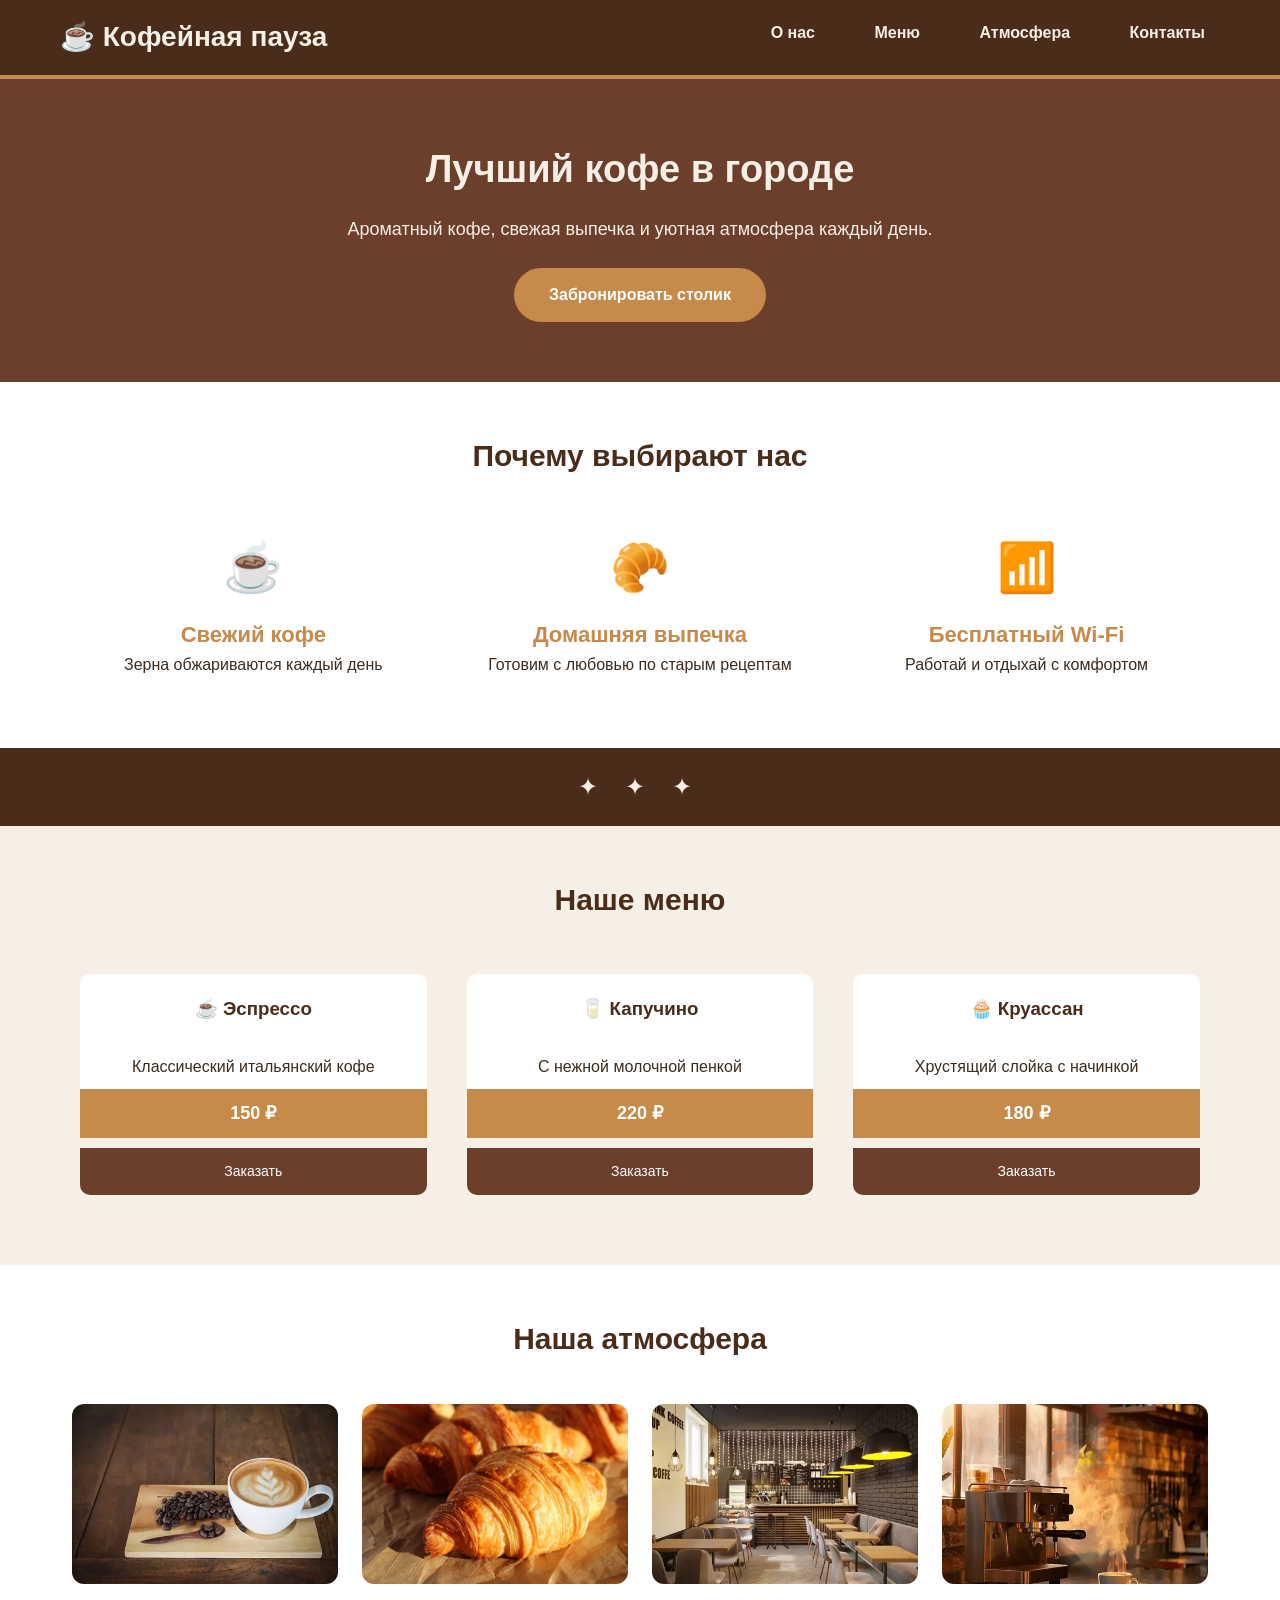
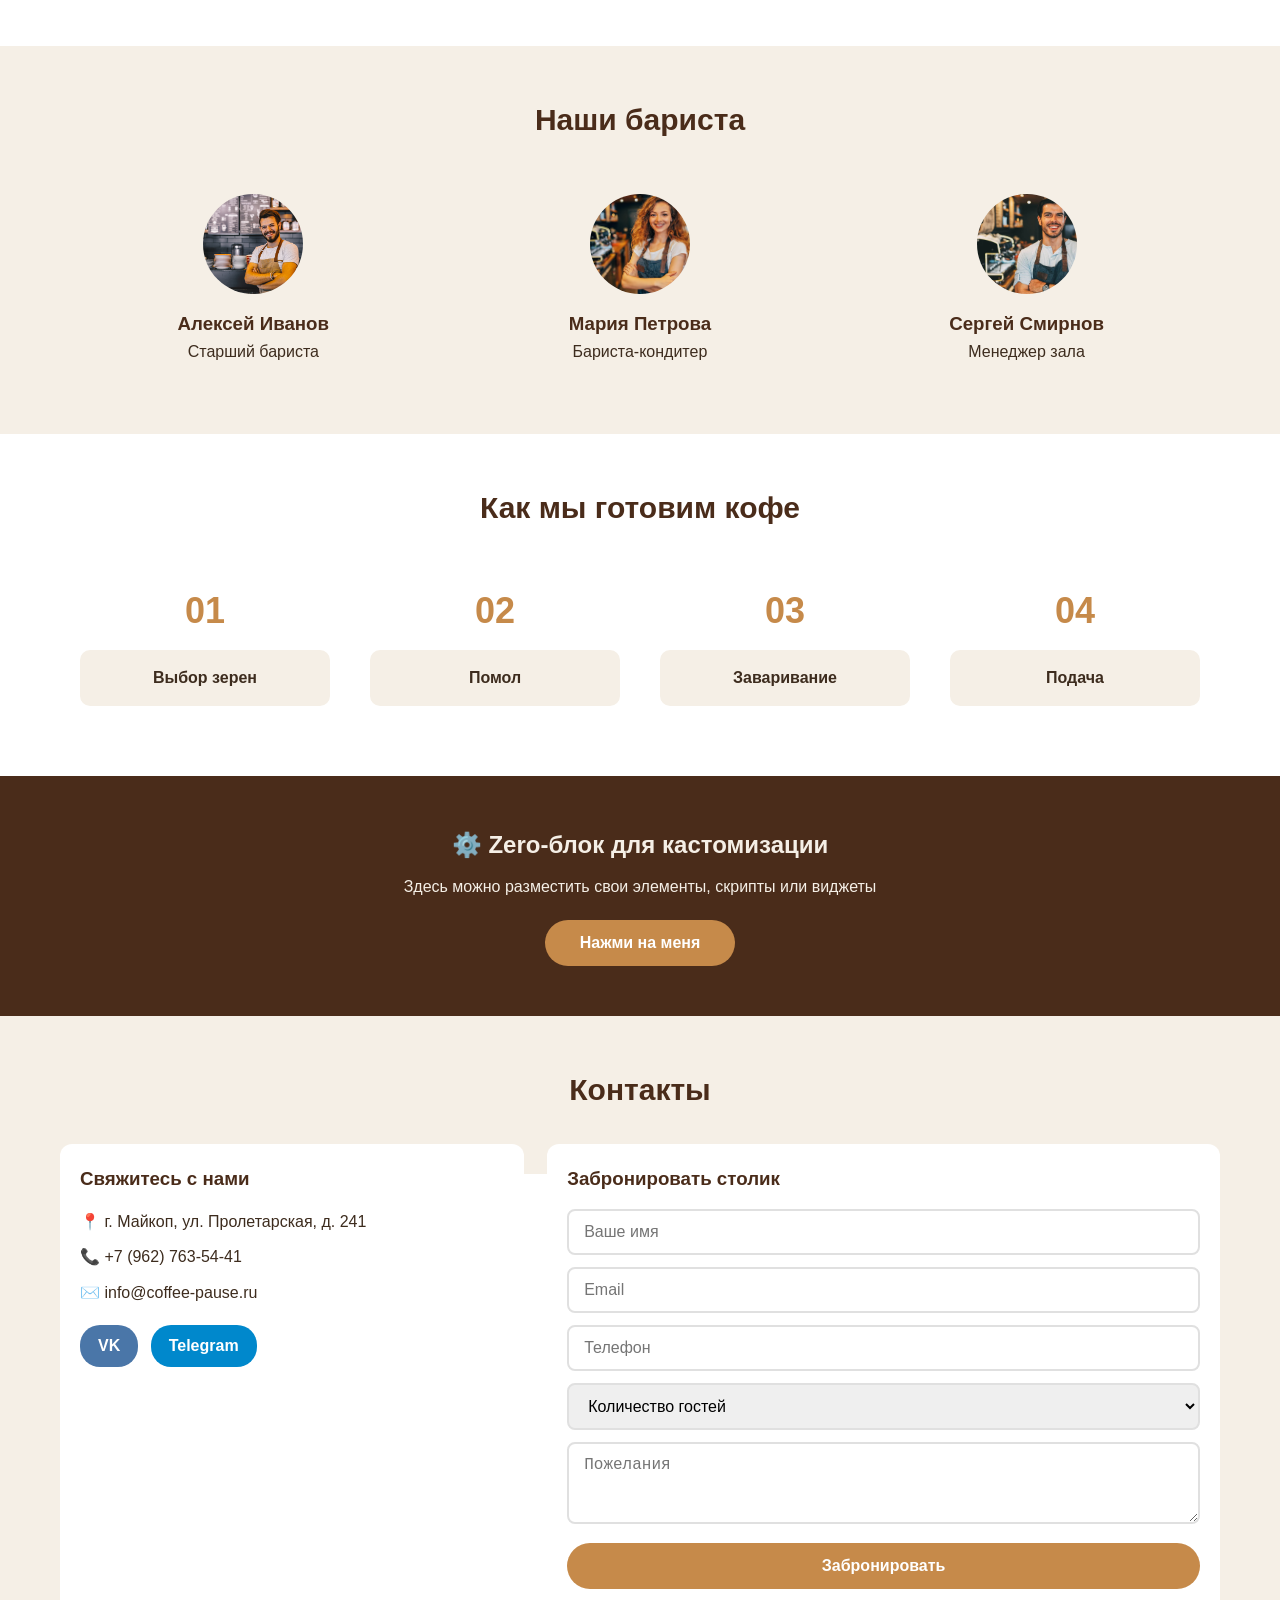
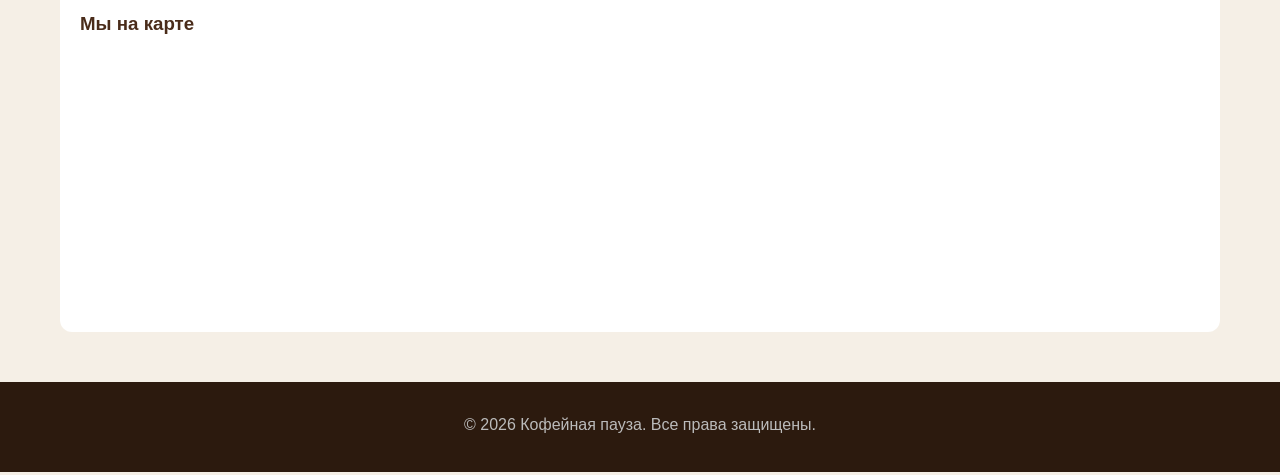
<file: index.html>
<!DOCTYPE html>
<html lang="ru">
<head>
    <meta charset="UTF-8">
    <meta name="viewport" content="width=device-width, initial-scale=1.0">
    <title>Кофейная пауза</title>
    <style>
        * {
            margin: 0;
            padding: 0;
            box-sizing: border-box;
        }

        body {
            background: #f5efe6;
            color: #3d2c1e;
            font-family: Arial, Times New Roman;
            font-size: 16px;
            line-height: 1.6;
        }

        .container {
            max-width: 1200px;
            margin: 0 auto;
            padding: 0 20px;
        }

        header {
            background: #4a2c1a;
            padding: 15px 0;
            border-bottom: 4px solid #c68a4a;
            overflow: hidden;
        }

        .logo {
            float: left;
        }

        .logo h1 {
            color: #f5efe6;
            font-size: 28px;
        }

        nav {
            float: right;
            margin-top: 5px;
        }

        nav ul {
            list-style: none;
        }

        nav ul li {
            display: inline;
            margin-left: 25px;
        }

        nav a {
            color: #f5efe6;
            text-decoration: none;
            font-weight: bold;
            padding: 8px 15px;
            border-radius: 20px;
        }

        nav a:hover {
            background: #c68a4a;
            color: #fff;
        }

        .hero {
            background: #6b3f2b;
            color: #f5efe6;
            padding: 60px 0;
            text-align: center;
        }

        .hero h2 {
            font-size: 38px;
            margin-bottom: 15px;
        }

        .hero p {
            font-size: 18px;
            margin-bottom: 25px;
        }

        .btn {
            display: inline-block;
            background: #c68a4a;
            color: #fff;
            padding: 14px 35px;
            border-radius: 30px;
            text-decoration: none;
            font-weight: bold;
            border: none;
            cursor: pointer;
            font-size: 16px;
        }

        .btn-small {
            display: inline-block;
            background: #6b3f2b;
            color: #fff;
            padding: 8px 20px;
            border-radius: 20px;
            text-decoration: none;
            font-size: 14px;
        }

        .advantages {
            background: #ffffff;
            padding: 50px 0;
            text-align: center;
        }

        .advantages h2 {
            font-size: 30px;
            margin-bottom: 30px;
            color: #4a2c1a;
        }

        .advantage-block {
            overflow: hidden;
        }

        .advantage-item {
            float: left;
            width: 33.33%;
            padding: 20px;
        }

        .icon {
            font-size: 48px;
            display: block;
            margin-bottom: 10px;
        }

        .advantage-item h3 {
            color: #c68a4a;
            font-size: 22px;
        }

        .divider {
            background: #4a2c1a;
            padding: 20px 0;
            text-align: center;
            color: #f5efe6;
            font-size: 24px;
            letter-spacing: 10px;
        }

        .services {
            background: #f5efe6;
            padding: 50px 0;
            text-align: center;
        }

        .services h2 {
            font-size: 30px;
            margin-bottom: 30px;
            color: #4a2c1a;
        }

        .services-block {
            overflow: hidden;
        }

        .service-item {
            float: left;
            width: 33.33%;
            padding: 20px;
        }

        .service-item h3 {
            background: #fff;
            padding: 20px;
            border-radius: 10px 10px 0 0;
            color: #4a2c1a;
        }

        .service-item p {
            background: #fff;
            padding: 10px;
        }

        .price {
            display: block;
            background: #c68a4a;
            color: #fff;
            padding: 10px;
            font-weight: bold;
            font-size: 18px;
        }

        .service-item .btn-small {
            margin-top: 10px;
            border-radius: 0 0 10px 10px;
            width: 100%;
            padding: 12px;
            box-sizing: border-box;
        }

        .gallery {
            background: #ffffff;
            padding: 50px 0;
            text-align: center;
        }

        .gallery h2 {
            font-size: 30px;
            margin-bottom: 30px;
            color: #4a2c1a;
        }

        .gallery-block {
            overflow: hidden;
        }

        .gallery-item {
            float: left;
            width: 23%;
            height: 180px;
            margin: 1%;
            border-radius: 12px;
            overflow: hidden;
        }

        .gallery-img {
            width: 100%;
            height: 100%;
            object-fit: cover;
            display: block;
        }

        .team {
            background: #f5efe6;
            padding: 50px 0;
            text-align: center;
        }

        .team h2 {
            font-size: 30px;
            margin-bottom: 30px;
            color: #4a2c1a;
        }

        .team-block {
            overflow: hidden;
        }

        .team-member {
            float: left;
            width: 33.33%;
            padding: 20px;
        }

        .avatar {
            width: 100px;
            height: 100px;
            border-radius: 50%;
            object-fit: cover;
            display: block;
            margin: 0 auto 15px;
        }

        .team-member h3 {
            color: #4a2c1a;
        }

        .steps {
            background: #ffffff;
            padding: 50px 0;
            text-align: center;
        }

        .steps h2 {
            font-size: 30px;
            margin-bottom: 30px;
            color: #4a2c1a;
        }

        .steps-block {
            overflow: hidden;
        }

        .step {
            float: left;
            width: 25%;
            padding: 20px;
        }

        .step span {
            display: block;
            font-size: 36px;
            font-weight: bold;
            color: #c68a4a;
            margin-bottom: 10px;
        }

        .step p {
            background: #f5efe6;
            padding: 15px;
            border-radius: 10px;
            font-weight: bold;
        }

        .zero-block {
            background: #4a2c1a;
            color: #f5efe6;
            padding: 50px 0;
            text-align: center;
        }

        .zero-block h2 {
            margin-bottom: 10px;
        }

        .zero-block p {
            margin-bottom: 20px;
        }

        .zero-block .btn {
            background: #c68a4a;
            color: #fff;
        }

        .contacts {
            background: #f5efe6;
            padding: 50px 0;
        }

        .contacts h2 {
            font-size: 30px;
            text-align: center;
            margin-bottom: 30px;
            color: #4a2c1a;
        }

        .contacts-block {
            overflow: hidden;
        }

        .contact-info {
            float: left;
            width: 40%;
            padding: 20px;
            background: #fff;
            border-radius: 12px;
        }

        .contact-info h3 {
            color: #4a2c1a;
            margin-bottom: 15px;
        }

        .contact-info p {
            margin-bottom: 10px;
        }

        .contact-form {
            float: left;
            width: 58%;
            padding: 20px;
            background: #fff;
            border-radius: 12px;
            margin-left: 2%;
        }

        .contact-form h3 {
            color: #4a2c1a;
            margin-bottom: 15px;
        }

        .social-buttons {
            margin-top: 20px;
        }

        .social-btn {
            display: inline-block;
            padding: 8px 18px;
            border-radius: 20px;
            text-decoration: none;
            color: #fff;
            font-weight: bold;
            margin-right: 8px;
        }

        .vk { background: #4a76a8; }
        .tg { background: #0088cc; }

        .contact-form input,
        .contact-form select,
        .contact-form textarea {
            width: 100%;
            padding: 12px 15px;
            margin-bottom: 12px;
            border: 2px solid #e0e0e0;
            border-radius: 8px;
            font-size: 16px;
            box-sizing: border-box;
        }

        .contact-form input:focus,
        .contact-form select:focus,
        .contact-form textarea:focus {
            border-color: #c68a4a;
            outline: none;
        }

        .contact-form .btn {
            width: 100%;
        }

        .map {
            margin-top: 30px;
            padding: 20px;
            background: #fff;
            border-radius: 12px;
        }

        .map h3 {
            color: #4a2c1a;
            margin-bottom: 15px;
        }

        .map iframe {
            border-radius: 10px;
            width: 100%;
            height: 250px;
            border: 0;
        }

        footer {
            background: #2c1a0e;
            color: #bbb;
            padding: 30px 0;
            text-align: center;
        }

        footer p {
            margin-bottom: 5px;
        }

        @media (max-width: 768px) {
            .logo, nav {
                float: none;
                text-align: center;
            }
            .advantage-item, .service-item, .team-member, .step, .gallery-item {
                float: none;
                width: 100%;
                margin: 10px 0;
            }
            .contact-info, .contact-form {
                float: none;
                width: 100%;
                margin: 10px 0;
            }
            .hero h2 {
                font-size: 28px;
            }
        }
    </style>
</head>
<body>

    <header>
        <div class="container">
            <div class="logo">
                <h1>☕ Кофейная пауза</h1>
            </div>
            <nav>
                <ul>
                    <li><a href="#about">О нас</a></li>
                    <li><a href="#services">Меню</a></li>
                    <li><a href="#gallery">Атмосфера</a></li>
                    <li><a href="#contacts">Контакты</a></li>
                </ul>
            </nav>
        </div>
    </header>

    <section class="hero">
        <div class="container">
            <h2>Лучший кофе в городе</h2>
            <p>Ароматный кофе, свежая выпечка и уютная атмосфера каждый день.</p>
            <a href="#contacts" class="btn">Забронировать столик</a>
        </div>
    </section>

    <section id="about" class="advantages">
        <div class="container">
            <h2>Почему выбирают нас</h2>
            <div class="advantage-block">
                <div class="advantage-item">
                    <span class="icon">☕</span>
                    <h3>Свежий кофе</h3>
                    <p>Зерна обжариваются каждый день</p>
                </div>
                <div class="advantage-item">
                    <span class="icon">🥐</span>
                    <h3>Домашняя выпечка</h3>
                    <p>Готовим с любовью по старым рецептам</p>
                </div>
                <div class="advantage-item">
                    <span class="icon">📶</span>
                    <h3>Бесплатный Wi-Fi</h3>
                    <p>Работай и отдыхай с комфортом</p>
                </div>
            </div>
        </div>
    </section>

    <div class="divider">
        <div class="container">
            <span>✦ ✦ ✦</span>
        </div>
    </div>

    <section id="services" class="services">
        <div class="container">
            <h2>Наше меню</h2>
            <div class="services-block">
                <div class="service-item">
                    <h3>☕ Эспрессо</h3>
                    <p>Классический итальянский кофе</p>
                    <span class="price">150 ₽</span>
                    <a href="#contacts" class="btn-small">Заказать</a>
                </div>
                <div class="service-item">
                    <h3>🥛 Капучино</h3>
                    <p>С нежной молочной пенкой</p>
                    <span class="price">220 ₽</span>
                    <a href="#contacts" class="btn-small">Заказать</a>
                </div>
                <div class="service-item">
                    <h3>🧁 Круассан</h3>
                    <p>Хрустящий слойка с начинкой</p>
                    <span class="price">180 ₽</span>
                    <a href="#contacts" class="btn-small">Заказать</a>
                </div>
            </div>
        </div>
    </section>

    <section id="gallery" class="gallery">
        <div class="container">
            <h2>Наша атмосфера</h2>
            <div class="gallery-block">
                <div class="gallery-item">
                    <img src="coffee1.jpg" alt="Кофе" class="gallery-img">
                </div>
                <div class="gallery-item">
                    <img src="pastry1.jpg" alt="Выпечка" class="gallery-img">
                </div>
                <div class="gallery-item">
                    <img src="interior1.jpg" alt="Интерьер" class="gallery-img">
                </div>
                <div class="gallery-item">
                    <img src="atmosphere1.jpg" alt="Атмосфера" class="gallery-img">
                </div>
            </div>
        </div>
    </section>

    <section class="team">
        <div class="container">
            <h2>Наши бариста</h2>
            <div class="team-block">
                <div class="team-member">
                    <img src="barista1.jpg" alt="Алексей Иванов" class="avatar">
                    <h3>Алексей Иванов</h3>
                    <p>Старший бариста</p>
                </div>
                <div class="team-member">
                    <img src="barista2.jpg" alt="Мария Петрова" class="avatar">
                    <h3>Мария Петрова</h3>
                    <p>Бариста-кондитер</p>
                </div>
                <div class="team-member">
                    <img src="barista3.jpg" alt="Сергей Смирнов" class="avatar">
                    <h3>Сергей Смирнов</h3>
                    <p>Менеджер зала</p>
                </div>
            </div>
        </div>
    </section>

    <section class="steps">
        <div class="container">
            <h2>Как мы готовим кофе</h2>
            <div class="steps-block">
                <div class="step">
                    <span>01</span>
                    <p>Выбор зерен</p>
                </div>
                <div class="step">
                    <span>02</span>
                    <p>Помол</p>
                </div>
                <div class="step">
                    <span>03</span>
                    <p>Заваривание</p>
                </div>
                <div class="step">
                    <span>04</span>
                    <p>Подача</p>
                </div>
            </div>
        </div>
    </section>

    <div class="zero-block">
        <div class="container">
            <h2>⚙️ Zero-блок для кастомизации</h2>
            <p>Здесь можно разместить свои элементы, скрипты или виджеты</p>
            <button class="btn" onclick="alert('☕ Привет! Zero-блок работает!')">Нажми на меня</button>
        </div>
    </div>

    <section id="contacts" class="contacts">
        <div class="container">
            <h2>Контакты</h2>
            <div class="contacts-block">
                <div class="contact-info">
                    <h3>Свяжитесь с нами</h3>
                    <p>📍 г. Майкоп, ул. Пролетарская, д. 241</p>
                    <p>📞 +7 (962) 763-54-41</p>
                    <p>✉️ info@coffee-pause.ru</p>
                    
                    <div class="social-buttons">
                        <a href="https://vk.ru/mokka_iv" class="social-btn vk">VK</a>
                        <a href="https://t.me/kofeynaya_payza" class="social-btn tg">Telegram</a>
                    </div>
                </div>
                <div class="contact-form">
    <h3>Забронировать столик</h3>

    <form action="https://mail.ru/"
          method="POST">

        <!-- Тема письма -->
        <input type="hidden" name="_subject"
               value="Новая заявка на бронирование столика">

        <!-- Формат письма -->
        <input type="hidden" name="_template"
               value="table">

        <!-- Имя -->
        <input type="text"
               name="Имя"
               placeholder="Ваше имя"
               required>

        <!-- Email -->
        <input type="email"
               name="email"
               placeholder="Email"
               required>

        <!-- Телефон -->
        <input type="tel"
               name="Телефон"
               placeholder="Телефон"
               required>

        <!-- Количество гостей -->
        <select name="Количество гостей" required>
            <option value="">Количество гостей</option>
            <option value="1 человек">1 человек</option>
            <option value="2 человека">2 человека</option>
            <option value="3-4 человека">3-4 человека</option>
            <option value="5 и более">5 и более</option>
        </select>

        <!-- Пожелания -->
        <textarea name="Пожелания"
                  rows="3"
                  placeholder="Пожелания"></textarea>

        <!-- Защита от простых спам-ботов -->
        <input type="text" name="_honey"
               style="display:none">

        <button type="submit" class="btn">
            Забронировать
        </button>

    </form>
</div>
            <div class="map">
                <h3>Мы на карте</h3>
                <iframe src="https://www.google.com/maps/embed?pb=!1m18!1m12!1m3!1d1869.824207115969!2d40.1053964!3d44.6074345!2m3!1f0!2f0!3f0!3m2!1i1024!2i768!4f13.1!3m3!1m2!1s0x40f1d0ccf5eabc1b%3A0x8b5c7e31c1b2d3a9!2z0YPQuy4g0J_RgNC-0LvQtdGC0LDRgNGB0LrQsNGPLCDQnNCw0LnQutC-0L8sINCg0LXRgdC_0YPQsdC70LjQutCwINCQ0LTRi9Cz0LXRjywg0KDQvtGB0YHQuNGPLCA0MzgwMDA!5e0!3m2!1sru!2sru!4v1700000000000" width="100%" height="250" style="border:0;" allowfullscreen="" loading="lazy"></iframe>
            </div>
        </div>
    </section>

    <footer>
        <div class="container">
            <p>&copy; 2026 Кофейная пауза. Все права защищены.</p>
        </div>
    </footer>

</body>
</html>
</file>
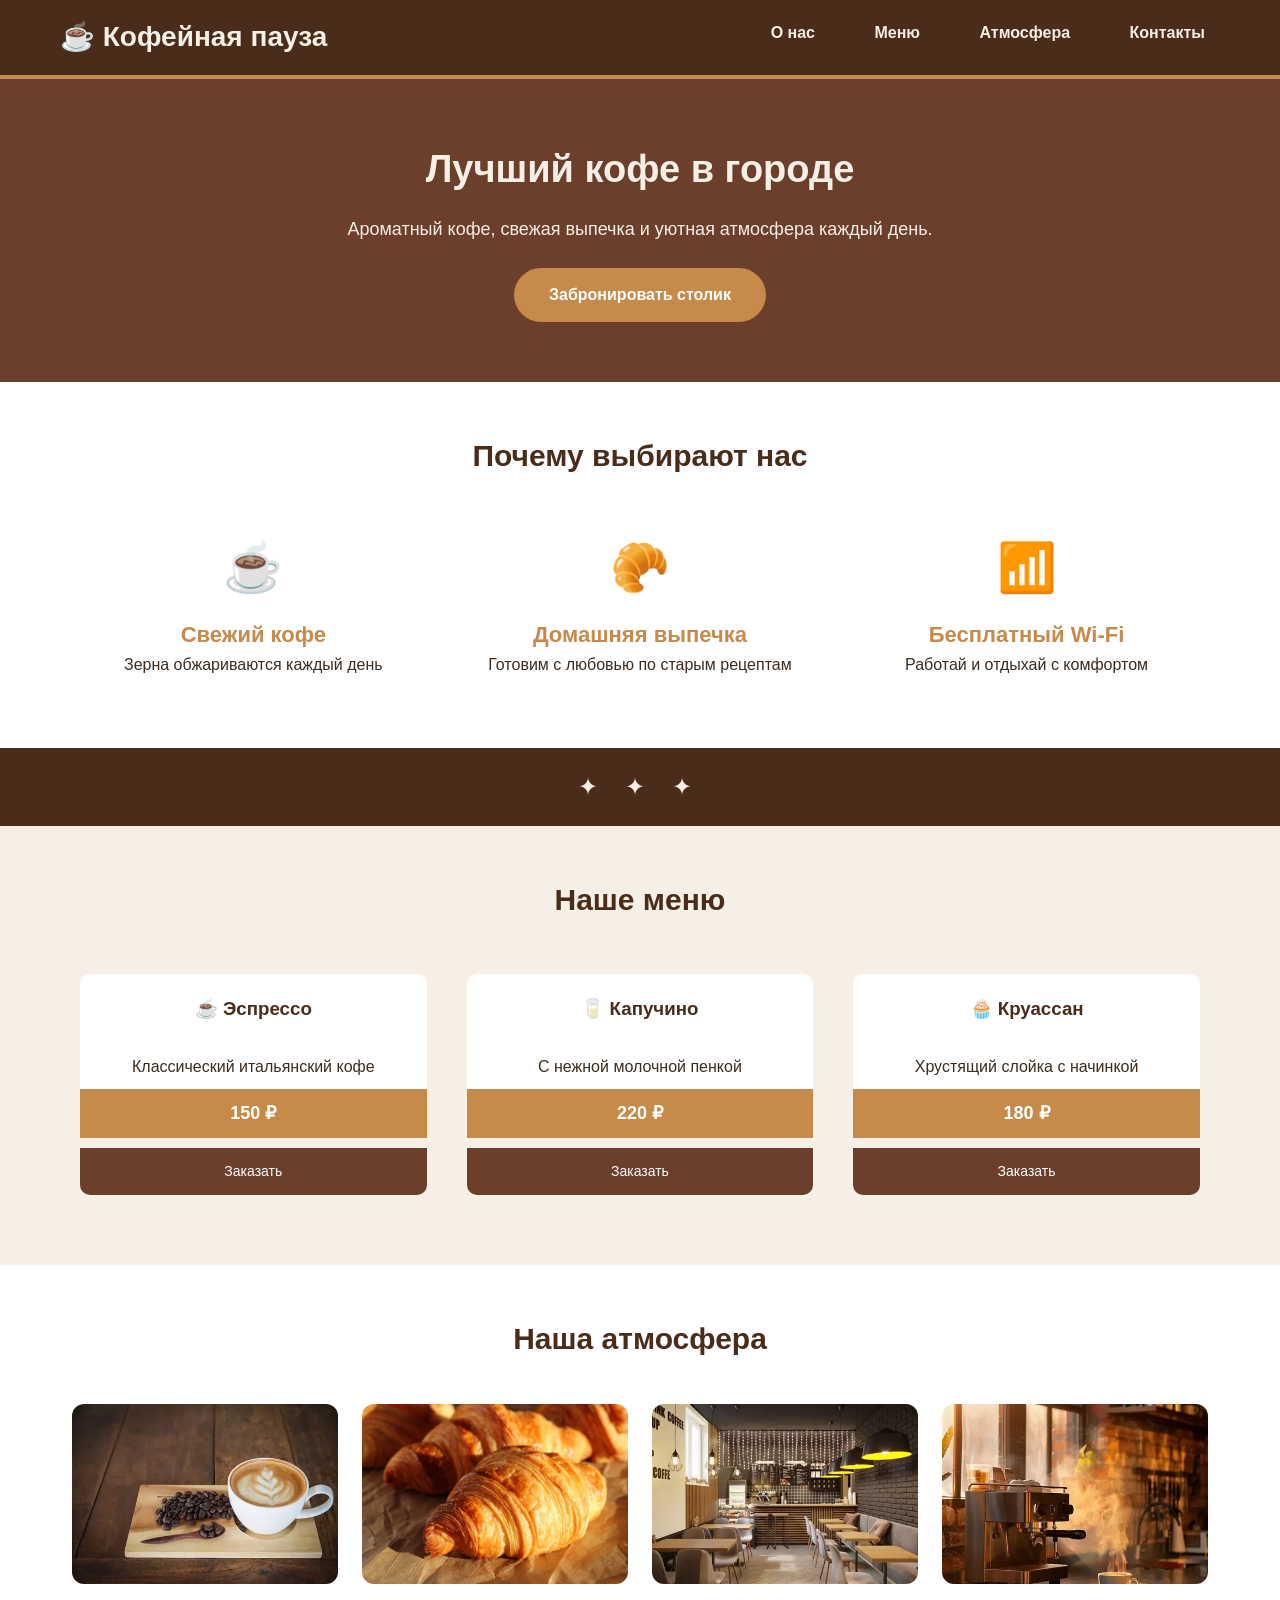
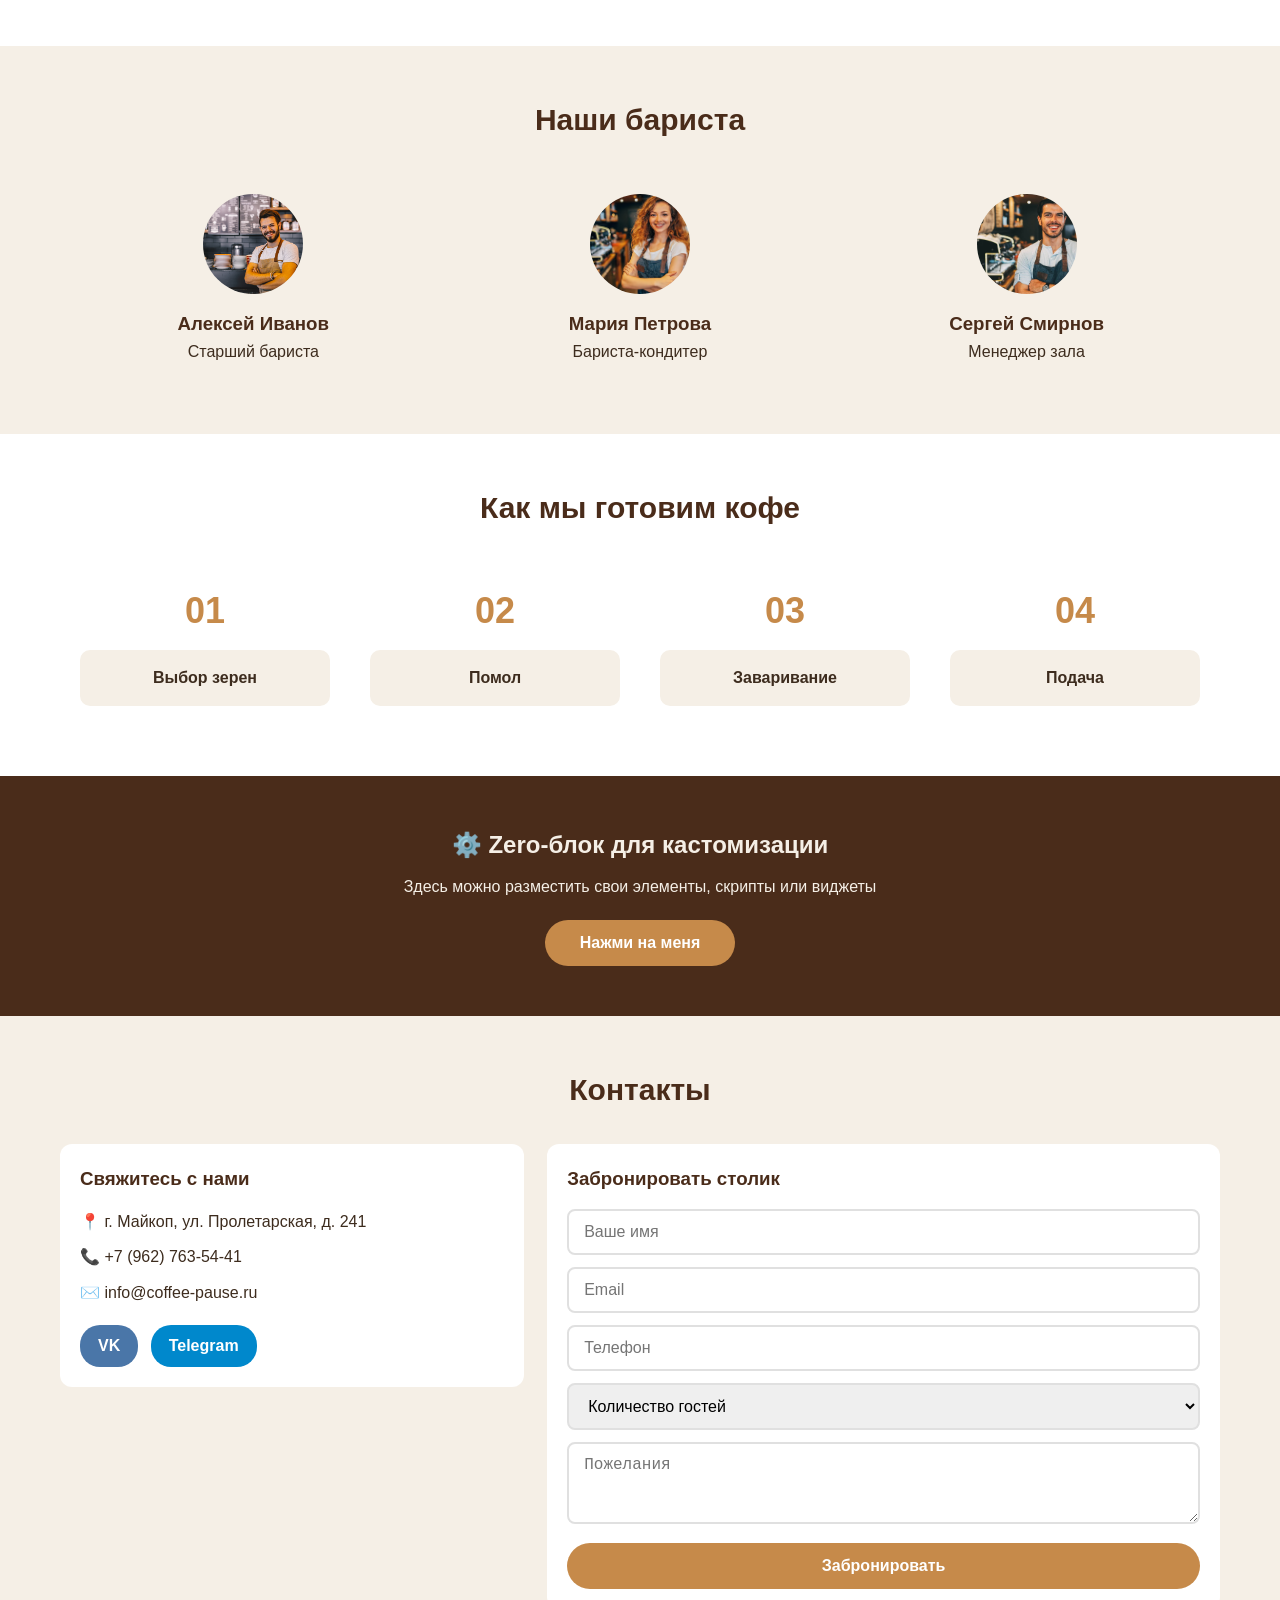
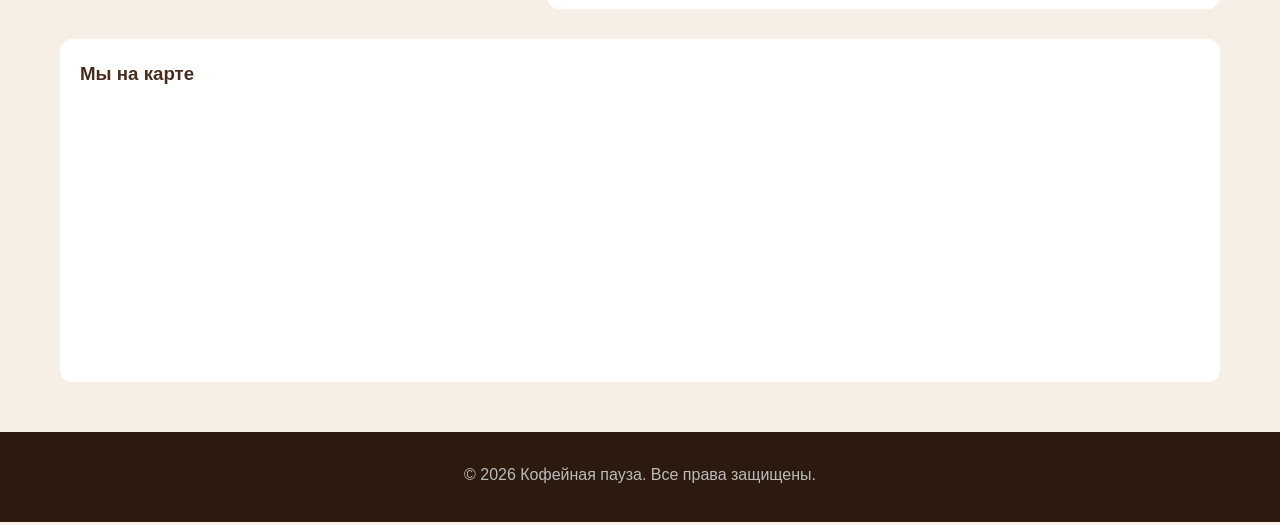
<file: Кофейная пауза/index.html>
<!DOCTYPE html>
<html lang="ru">
<head>
    <meta charset="UTF-8">
    <meta name="viewport" content="width=device-width, initial-scale=1.0">
    <title>Кофейная пауза</title>
    <style>
        * {
            margin: 0;
            padding: 0;
            box-sizing: border-box;
        }

        body {
            background: #f5efe6;
            color: #3d2c1e;
            font-family: Arial, Times New Roman;
            font-size: 16px;
            line-height: 1.6;
        }

        .container {
            max-width: 1200px;
            margin: 0 auto;
            padding: 0 20px;
        }

        header {
            background: #4a2c1a;
            padding: 15px 0;
            border-bottom: 4px solid #c68a4a;
            overflow: hidden;
        }

        .logo {
            float: left;
        }

        .logo h1 {
            color: #f5efe6;
            font-size: 28px;
        }

        nav {
            float: right;
            margin-top: 5px;
        }

        nav ul {
            list-style: none;
        }

        nav ul li {
            display: inline;
            margin-left: 25px;
        }

        nav a {
            color: #f5efe6;
            text-decoration: none;
            font-weight: bold;
            padding: 8px 15px;
            border-radius: 20px;
        }

        nav a:hover {
            background: #c68a4a;
            color: #fff;
        }

        .hero {
            background: #6b3f2b;
            color: #f5efe6;
            padding: 60px 0;
            text-align: center;
        }

        .hero h2 {
            font-size: 38px;
            margin-bottom: 15px;
        }

        .hero p {
            font-size: 18px;
            margin-bottom: 25px;
        }

        .btn {
            display: inline-block;
            background: #c68a4a;
            color: #fff;
            padding: 14px 35px;
            border-radius: 30px;
            text-decoration: none;
            font-weight: bold;
            border: none;
            cursor: pointer;
            font-size: 16px;
        }

        .btn-small {
            display: inline-block;
            background: #6b3f2b;
            color: #fff;
            padding: 8px 20px;
            border-radius: 20px;
            text-decoration: none;
            font-size: 14px;
        }

        .advantages {
            background: #ffffff;
            padding: 50px 0;
            text-align: center;
        }

        .advantages h2 {
            font-size: 30px;
            margin-bottom: 30px;
            color: #4a2c1a;
        }

        .advantage-block {
            overflow: hidden;
        }

        .advantage-item {
            float: left;
            width: 33.33%;
            padding: 20px;
        }

        .icon {
            font-size: 48px;
            display: block;
            margin-bottom: 10px;
        }

        .advantage-item h3 {
            color: #c68a4a;
            font-size: 22px;
        }

        .divider {
            background: #4a2c1a;
            padding: 20px 0;
            text-align: center;
            color: #f5efe6;
            font-size: 24px;
            letter-spacing: 10px;
        }

        .services {
            background: #f5efe6;
            padding: 50px 0;
            text-align: center;
        }

        .services h2 {
            font-size: 30px;
            margin-bottom: 30px;
            color: #4a2c1a;
        }

        .services-block {
            overflow: hidden;
        }

        .service-item {
            float: left;
            width: 33.33%;
            padding: 20px;
        }

        .service-item h3 {
            background: #fff;
            padding: 20px;
            border-radius: 10px 10px 0 0;
            color: #4a2c1a;
        }

        .service-item p {
            background: #fff;
            padding: 10px;
        }

        .price {
            display: block;
            background: #c68a4a;
            color: #fff;
            padding: 10px;
            font-weight: bold;
            font-size: 18px;
        }

        .service-item .btn-small {
            margin-top: 10px;
            border-radius: 0 0 10px 10px;
            width: 100%;
            padding: 12px;
            box-sizing: border-box;
        }

        .gallery {
            background: #ffffff;
            padding: 50px 0;
            text-align: center;
        }

        .gallery h2 {
            font-size: 30px;
            margin-bottom: 30px;
            color: #4a2c1a;
        }

        .gallery-block {
            overflow: hidden;
        }

        .gallery-item {
            float: left;
            width: 23%;
            height: 180px;
            margin: 1%;
            border-radius: 12px;
            overflow: hidden;
        }

        .gallery-img {
            width: 100%;
            height: 100%;
            object-fit: cover;
            display: block;
        }

        .team {
            background: #f5efe6;
            padding: 50px 0;
            text-align: center;
        }

        .team h2 {
            font-size: 30px;
            margin-bottom: 30px;
            color: #4a2c1a;
        }

        .team-block {
            overflow: hidden;
        }

        .team-member {
            float: left;
            width: 33.33%;
            padding: 20px;
        }

        .avatar {
            width: 100px;
            height: 100px;
            border-radius: 50%;
            object-fit: cover;
            display: block;
            margin: 0 auto 15px;
        }

        .team-member h3 {
            color: #4a2c1a;
        }

        .steps {
            background: #ffffff;
            padding: 50px 0;
            text-align: center;
        }

        .steps h2 {
            font-size: 30px;
            margin-bottom: 30px;
            color: #4a2c1a;
        }

        .steps-block {
            overflow: hidden;
        }

        .step {
            float: left;
            width: 25%;
            padding: 20px;
        }

        .step span {
            display: block;
            font-size: 36px;
            font-weight: bold;
            color: #c68a4a;
            margin-bottom: 10px;
        }

        .step p {
            background: #f5efe6;
            padding: 15px;
            border-radius: 10px;
            font-weight: bold;
        }

        .zero-block {
            background: #4a2c1a;
            color: #f5efe6;
            padding: 50px 0;
            text-align: center;
        }

        .zero-block h2 {
            margin-bottom: 10px;
        }

        .zero-block p {
            margin-bottom: 20px;
        }

        .zero-block .btn {
            background: #c68a4a;
            color: #fff;
        }

        .contacts {
            background: #f5efe6;
            padding: 50px 0;
        }

        .contacts h2 {
            font-size: 30px;
            text-align: center;
            margin-bottom: 30px;
            color: #4a2c1a;
        }

        .contacts-block {
            overflow: hidden;
        }

        .contact-info {
            float: left;
            width: 40%;
            padding: 20px;
            background: #fff;
            border-radius: 12px;
        }

        .contact-info h3 {
            color: #4a2c1a;
            margin-bottom: 15px;
        }

        .contact-info p {
            margin-bottom: 10px;
        }

        .contact-form {
            float: left;
            width: 58%;
            padding: 20px;
            background: #fff;
            border-radius: 12px;
            margin-left: 2%;
        }

        .contact-form h3 {
            color: #4a2c1a;
            margin-bottom: 15px;
        }

        .social-buttons {
            margin-top: 20px;
        }

        .social-btn {
            display: inline-block;
            padding: 8px 18px;
            border-radius: 20px;
            text-decoration: none;
            color: #fff;
            font-weight: bold;
            margin-right: 8px;
        }

        .vk { background: #4a76a8; }
        .tg { background: #0088cc; }

        .contact-form input,
        .contact-form select,
        .contact-form textarea {
            width: 100%;
            padding: 12px 15px;
            margin-bottom: 12px;
            border: 2px solid #e0e0e0;
            border-radius: 8px;
            font-size: 16px;
            box-sizing: border-box;
        }

        .contact-form input:focus,
        .contact-form select:focus,
        .contact-form textarea:focus {
            border-color: #c68a4a;
            outline: none;
        }

        .contact-form .btn {
            width: 100%;
        }

        .map {
            margin-top: 30px;
            padding: 20px;
            background: #fff;
            border-radius: 12px;
        }

        .map h3 {
            color: #4a2c1a;
            margin-bottom: 15px;
        }

        .map iframe {
            border-radius: 10px;
            width: 100%;
            height: 250px;
            border: 0;
        }

        footer {
            background: #2c1a0e;
            color: #bbb;
            padding: 30px 0;
            text-align: center;
        }

        footer p {
            margin-bottom: 5px;
        }

        @media (max-width: 768px) {
            .logo, nav {
                float: none;
                text-align: center;
            }
            .advantage-item, .service-item, .team-member, .step, .gallery-item {
                float: none;
                width: 100%;
                margin: 10px 0;
            }
            .contact-info, .contact-form {
                float: none;
                width: 100%;
                margin: 10px 0;
            }
            .hero h2 {
                font-size: 28px;
            }
        }
    </style>
</head>
<body>

    <header>
        <div class="container">
            <div class="logo">
                <h1>☕ Кофейная пауза</h1>
            </div>
            <nav>
                <ul>
                    <li><a href="#about">О нас</a></li>
                    <li><a href="#services">Меню</a></li>
                    <li><a href="#gallery">Атмосфера</a></li>
                    <li><a href="#contacts">Контакты</a></li>
                </ul>
            </nav>
        </div>
    </header>

    <section class="hero">
        <div class="container">
            <h2>Лучший кофе в городе</h2>
            <p>Ароматный кофе, свежая выпечка и уютная атмосфера каждый день.</p>
            <a href="#contacts" class="btn">Забронировать столик</a>
        </div>
    </section>

    <section id="about" class="advantages">
        <div class="container">
            <h2>Почему выбирают нас</h2>
            <div class="advantage-block">
                <div class="advantage-item">
                    <span class="icon">☕</span>
                    <h3>Свежий кофе</h3>
                    <p>Зерна обжариваются каждый день</p>
                </div>
                <div class="advantage-item">
                    <span class="icon">🥐</span>
                    <h3>Домашняя выпечка</h3>
                    <p>Готовим с любовью по старым рецептам</p>
                </div>
                <div class="advantage-item">
                    <span class="icon">📶</span>
                    <h3>Бесплатный Wi-Fi</h3>
                    <p>Работай и отдыхай с комфортом</p>
                </div>
            </div>
        </div>
    </section>

    <div class="divider">
        <div class="container">
            <span>✦ ✦ ✦</span>
        </div>
    </div>

    <section id="services" class="services">
        <div class="container">
            <h2>Наше меню</h2>
            <div class="services-block">
                <div class="service-item">
                    <h3>☕ Эспрессо</h3>
                    <p>Классический итальянский кофе</p>
                    <span class="price">150 ₽</span>
                    <a href="#contacts" class="btn-small">Заказать</a>
                </div>
                <div class="service-item">
                    <h3>🥛 Капучино</h3>
                    <p>С нежной молочной пенкой</p>
                    <span class="price">220 ₽</span>
                    <a href="#contacts" class="btn-small">Заказать</a>
                </div>
                <div class="service-item">
                    <h3>🧁 Круассан</h3>
                    <p>Хрустящий слойка с начинкой</p>
                    <span class="price">180 ₽</span>
                    <a href="#contacts" class="btn-small">Заказать</a>
                </div>
            </div>
        </div>
    </section>

    <section id="gallery" class="gallery">
        <div class="container">
            <h2>Наша атмосфера</h2>
            <div class="gallery-block">
                <div class="gallery-item">
                    <img src="coffee1.jpg" alt="Кофе" class="gallery-img">
                </div>
                <div class="gallery-item">
                    <img src="pastry1.jpg" alt="Выпечка" class="gallery-img">
                </div>
                <div class="gallery-item">
                    <img src="interior1.jpg" alt="Интерьер" class="gallery-img">
                </div>
                <div class="gallery-item">
                    <img src="atmosphere1.jpg" alt="Атмосфера" class="gallery-img">
                </div>
            </div>
        </div>
    </section>

    <section class="team">
        <div class="container">
            <h2>Наши бариста</h2>
            <div class="team-block">
                <div class="team-member">
                    <img src="barista1.jpg" alt="Алексей Иванов" class="avatar">
                    <h3>Алексей Иванов</h3>
                    <p>Старший бариста</p>
                </div>
                <div class="team-member">
                    <img src="barista2.jpg" alt="Мария Петрова" class="avatar">
                    <h3>Мария Петрова</h3>
                    <p>Бариста-кондитер</p>
                </div>
                <div class="team-member">
                    <img src="barista3.jpg" alt="Сергей Смирнов" class="avatar">
                    <h3>Сергей Смирнов</h3>
                    <p>Менеджер зала</p>
                </div>
            </div>
        </div>
    </section>

    <section class="steps">
        <div class="container">
            <h2>Как мы готовим кофе</h2>
            <div class="steps-block">
                <div class="step">
                    <span>01</span>
                    <p>Выбор зерен</p>
                </div>
                <div class="step">
                    <span>02</span>
                    <p>Помол</p>
                </div>
                <div class="step">
                    <span>03</span>
                    <p>Заваривание</p>
                </div>
                <div class="step">
                    <span>04</span>
                    <p>Подача</p>
                </div>
            </div>
        </div>
    </section>

    <div class="zero-block">
        <div class="container">
            <h2>⚙️ Zero-блок для кастомизации</h2>
            <p>Здесь можно разместить свои элементы, скрипты или виджеты</p>
            <button class="btn" onclick="alert('☕ Привет! Zero-блок работает!')">Нажми на меня</button>
        </div>
    </div>

    <section id="contacts" class="contacts">
        <div class="container">
            <h2>Контакты</h2>
            <div class="contacts-block">
                <div class="contact-info">
                    <h3>Свяжитесь с нами</h3>
                    <p>📍 г. Майкоп, ул. Пролетарская, д. 241</p>
                    <p>📞 +7 (962) 763-54-41</p>
                    <p>✉️ info@coffee-pause.ru</p>
                    
                    <div class="social-buttons">
                        <a href="https://vk.ru/mokka_iv" class="social-btn vk">VK</a>
                        <a href="https://t.me/kofeynaya_payza" class="social-btn tg">Telegram</a>
                    </div>
                </div>
                
                <div class="contact-form">
                    <h3>Забронировать столик</h3>
                    <form action="#" method="post">
                        <input type="text" placeholder="Ваше имя" required>
                        <input type="email" placeholder="Email" required>
                        <input type="tel" placeholder="Телефон">
                        <select>
                            <option value="">Количество гостей</option>
                            <option>1 человек</option>
                            <option>2 человека</option>
                            <option>3-4 человека</option>
                            <option>5 и более</option>
                        </select>
                        <textarea rows="3" placeholder="Пожелания"></textarea>
                        <button type="submit" class="btn">Забронировать</button>
                    </form>
                </div>
            </div>
            <div class="map">
                <h3>Мы на карте</h3>
                <iframe src="https://www.google.com/maps/embed?pb=!1m18!1m12!1m3!1d1869.824207115969!2d40.1053964!3d44.6074345!2m3!1f0!2f0!3f0!3m2!1i1024!2i768!4f13.1!3m3!1m2!1s0x40f1d0ccf5eabc1b%3A0x8b5c7e31c1b2d3a9!2z0YPQuy4g0J_RgNC-0LvQtdGC0LDRgNGB0LrQsNGPLCDQnNCw0LnQutC-0L8sINCg0LXRgdC_0YPQsdC70LjQutCwINCQ0LTRi9Cz0LXRjywg0KDQvtGB0YHQuNGPLCA0MzgwMDA!5e0!3m2!1sru!2sru!4v1700000000000" width="100%" height="250" style="border:0;" allowfullscreen="" loading="lazy"></iframe>
            </div>
        </div>
    </section>

    <footer>
        <div class="container">
            <p>&copy; 2026 Кофейная пауза. Все права защищены.</p>
        </div>
    </footer>

</body>
</html>
</file>
